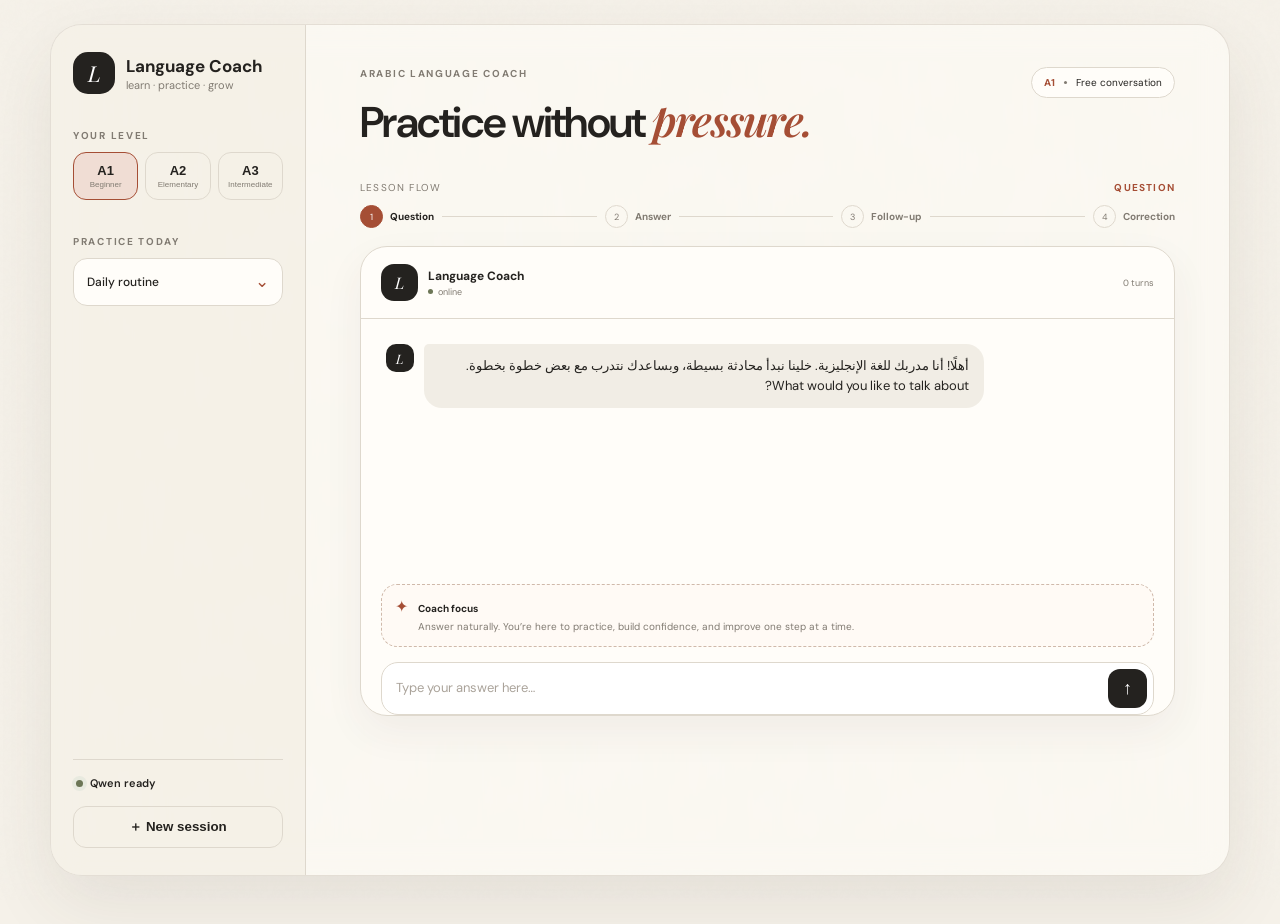
<file: capstone/UI/index.html>
<!doctype html>
<html lang="en">
<head>
  <meta charset="UTF-8" />
  <meta name="viewport" content="width=device-width, initial-scale=1.0" />
  <title>Language Coach</title>
  <link rel="preconnect" href="https://fonts.googleapis.com">
  <link rel="preconnect" href="https://fonts.gstatic.com" crossorigin>
  <link href="https://fonts.googleapis.com/css2?family=DM+Sans:wght@400;500;600;700&family=Playfair+Display:ital,wght@1,600&display=swap" rel="stylesheet">
  <link rel="stylesheet" href="style.css" />
</head>
<body>
  <div class="noise"></div>
  <main class="app-shell">
    <aside class="sidebar">
      <a class="brand" href="#" aria-label="Language Coach home">
        <span class="brand-mark">L</span>
        <span><strong>Language Coach</strong><small>learn · practice · grow</small></span>
      </a>

      <section class="setup-block">
        <p class="eyebrow">YOUR LEVEL</p>
        <div class="level-grid" id="levelGrid">
          <button class="level active" data-level="A1"><b>A1</b><span>Beginner</span></button>
          <button class="level" data-level="A2"><b>A2</b><span>Elementary</span></button>
          <button class="level" data-level="A3"><b>A3</b><span>Intermediate</span></button>
        </div>
      </section>

      <section class="setup-block">
        <p class="eyebrow">PRACTICE TODAY</p>
        <div class="topic-select-wrap">
          <select class="topic-select" id="topicSelect" aria-label="Practice topic">
            <option value="Daily routine">Daily routine</option>
            <option value="Travel">Travel</option>
            <option value="Shopping">Shopping</option>
            <option value="Work & study">Work &amp; study</option>
            <option value="Free conversation">Free conversation</option>
          </select>
          <span class="select-arrow">⌄</span>
        </div>
      </section>

      <div class="sidebar-bottom">
        <div class="model-card">
          <div class="status-line"><span class="live-dot"></span><span>Qwen ready</span></div>
        </div>
        <button class="new-chat" id="newChat">＋ New session</button>
      </div>
    </aside>

    <section class="workspace">
      <header class="topbar">
        <div>
          <p class="eyebrow">ARABIC LANGUAGE COACH</p>
          <h1>Practice without <em>pressure.</em></h1>
        </div>
        <div class="session-pill"><span id="levelPill">A1</span><i></i><span id="topicPill">Daily routine</span></div>
      </header>

      <div class="flow-wrap">
        <div class="flow-head"><span>Lesson flow</span><strong id="flowName">Question</strong></div>
        <div class="flow-track" id="flowTrack">
          <div class="flow-step active"><span>1</span><b>Question</b></div>
          <div class="line"></div>
          <div class="flow-step"><span>2</span><b>Answer</b></div>
          <div class="line"></div>
          <div class="flow-step"><span>3</span><b>Follow-up</b></div>
          <div class="line"></div>
          <div class="flow-step"><span>4</span><b>Correction</b></div>
        </div>
      </div>

      <section class="chat-card">
        <div class="chat-top">
          <div class="coach-id"><div class="avatar">L</div><div><b>Language Coach</b><span><i></i> online</span></div></div>
          <div class="turns"><span id="turnCount">0</span> turns</div>
        </div>

        <div class="messages" id="messages" aria-live="polite"></div>

        <div class="thinking hidden" id="thinking"><span></span><span></span><span></span><small>Coach is thinking</small></div>

        <div class="coach-focus" id="coachFocus">
          <span class="spark">✦</span>
          <div><b>Coach focus</b><p>Answer naturally. You’re here to practice, build confidence, and improve one step at a time.</p></div>
        </div>

        <form class="composer" id="composer">
          <textarea id="messageInput" rows="1" placeholder="Type your answer here…" aria-label="Your answer"></textarea>
          <button type="submit" id="sendButton" aria-label="Send">↑</button>
        </form>
      </section>
    </section>
  </main>
  <script src="script-v2.js?v=6"></script>
</body>
</html>
</file>
<file: capstone/UI/style.css>
:root{--ink:#24221f;--muted:#817b72;--paper:#f5f1e9;--card:#fffdf9;--line:#ded8cd;--accent:#a54e35;--accent-soft:#f0ddd4;--olive:#6c7656;--olive-soft:#e8eadf;--shadow:0 28px 70px rgba(71,55,40,.09)}*{box-sizing:border-box}body{margin:0;background:var(--paper);color:var(--ink);font-family:"DM Sans",sans-serif;min-height:100vh}.noise{position:fixed;inset:0;pointer-events:none;opacity:.18;background-image:url("data:image/svg+xml,%3Csvg viewBox='0 0 180 180' xmlns='http://www.w3.org/2000/svg'%3E%3Cfilter id='n'%3E%3CfeTurbulence type='fractalNoise' baseFrequency='.85' numOctaves='3' stitchTiles='stitch'/%3E%3C/filter%3E%3Crect width='100%25' height='100%25' filter='url(%23n)' opacity='.07'/%3E%3C/svg%3E")}.app-shell{width:min(1180px,calc(100% - 32px));margin:24px auto;display:grid;grid-template-columns:255px minmax(0,1fr);min-height:calc(100vh - 48px);background:rgba(255,253,249,.58);border:1px solid rgba(222,216,205,.8);border-radius:32px;overflow:hidden;box-shadow:var(--shadow);backdrop-filter:blur(14px)}.sidebar{padding:27px 22px;border-right:1px solid var(--line);display:flex;flex-direction:column;background:rgba(239,233,222,.5)}.brand{display:flex;align-items:center;gap:11px;color:inherit;text-decoration:none}.brand-mark{width:42px;height:42px;display:grid;place-items:center;border-radius:15px;background:var(--ink);color:#fff;font-family:"Playfair Display",serif;font-size:22px;font-style:italic}.brand strong,.brand small{display:block}.brand strong{font-size:17px}.brand small{font-size:11px;color:var(--muted);margin-top:1px}.setup-block{margin-top:35px}.eyebrow{margin:0 0 10px;font-size:10px;letter-spacing:.17em;font-weight:700;color:var(--muted)}.level-grid{display:grid;grid-template-columns:repeat(3,1fr);gap:7px}.level{border:1px solid var(--line);background:transparent;border-radius:13px;padding:10px 3px;cursor:pointer;color:var(--ink);transition:.2s}.level b,.level span{display:block}.level b{font-size:13px}.level span{font-size:8px;color:var(--muted);margin-top:2px}.level:hover,.level.active{border-color:var(--accent);background:var(--accent-soft)}.topic-select-wrap{position:relative}.topic-select{width:100%;height:48px;appearance:none;-webkit-appearance:none;border:1px solid var(--line);background:var(--card);border-radius:14px;padding:0 38px 0 13px;color:var(--ink);font:500 12px "DM Sans";cursor:pointer;outline:none;transition:.2s}.topic-select:hover,.topic-select:focus{border-color:var(--accent);box-shadow:0 0 0 3px var(--accent-soft)}.select-arrow{position:absolute;right:14px;top:50%;transform:translateY(-55%);color:var(--accent);font-size:17px;pointer-events:none}.sidebar-bottom{margin-top:auto;padding-top:25px}.model-card{border-top:1px solid var(--line);padding:16px 3px}.status-line{font-size:11px;font-weight:600;display:flex;align-items:center;gap:7px}.live-dot{width:7px;height:7px;border-radius:50%;background:var(--olive);box-shadow:0 0 0 4px var(--olive-soft)}.model-card small{display:block;margin:5px 0 0 14px;color:var(--muted);font-size:9px}.new-chat{width:100%;height:42px;border:1px solid var(--line);border-radius:13px;background:transparent;color:var(--ink);cursor:pointer;font-weight:600}.workspace{padding:42px 54px 36px;min-width:0}.topbar{display:flex;align-items:flex-start;justify-content:space-between;gap:20px}.topbar h1{font-size:clamp(28px,4vw,43px);letter-spacing:-.04em;margin:0;font-weight:600}.topbar h1 em{font-family:"Playfair Display",serif;color:var(--accent);font-weight:600}.session-pill{display:flex;align-items:center;gap:9px;border:1px solid var(--line);border-radius:999px;padding:8px 12px;background:var(--card);font-size:10px;white-space:nowrap}.session-pill span:first-child{font-weight:700;color:var(--accent)}.session-pill i{width:3px;height:3px;background:var(--muted);border-radius:50%}.flow-wrap{margin:31px 0 18px}.flow-head{display:flex;justify-content:space-between;font-size:10px;color:var(--muted);text-transform:uppercase;letter-spacing:.12em}.flow-head strong{color:var(--accent)}.flow-track{display:flex;align-items:center;margin-top:11px}.flow-step{display:flex;align-items:center;gap:7px;color:var(--muted);font-size:10px;white-space:nowrap}.flow-step span{width:23px;height:23px;border:1px solid var(--line);border-radius:50%;display:grid;place-items:center;font-size:9px}.flow-step.active{color:var(--ink)}.flow-step.active span{background:var(--accent);border-color:var(--accent);color:white}.line{height:1px;background:var(--line);flex:1;margin:0 8px;min-width:12px}.chat-card{background:var(--card);border:1px solid var(--line);border-radius:27px;overflow:hidden;box-shadow:0 16px 40px rgba(73,58,43,.06)}.chat-top{padding:17px 20px;border-bottom:1px solid var(--line);display:flex;justify-content:space-between;align-items:center}.coach-id{display:flex;align-items:center;gap:10px}.avatar{width:37px;height:37px;border-radius:13px;background:var(--ink);color:#fff;display:grid;place-items:center;font-family:"Playfair Display",serif;font-style:italic}.coach-id b{font-size:12px;display:block}.coach-id span{font-size:9px;color:var(--muted);display:flex;align-items:center;gap:5px;margin-top:2px}.coach-id span i{width:5px;height:5px;background:var(--olive);border-radius:50%}.turns{font-size:9px;color:var(--muted)}.messages{padding:25px 25px 12px;min-height:260px;max-height:410px;overflow:auto}.message{display:flex;gap:10px;margin-bottom:18px}.message.user{justify-content:flex-end}.bubble{max-width:min(78%,560px);padding:12px 15px;border-radius:18px;font-size:13px;line-height:1.55}.assistant .bubble{background:#f1ede5;border-top-left-radius:5px}.user .bubble{background:var(--accent);color:#fff;border-top-right-radius:5px}.mini-avatar{width:28px;height:28px;border-radius:10px;display:grid;place-items:center;background:var(--ink);color:white;font:italic 13px "Playfair Display",serif;flex:0 0 auto}.thinking{display:flex;align-items:center;gap:4px;margin:0 25px 14px;color:var(--muted)}.thinking.hidden{display:none}.thinking>span{width:5px;height:5px;border-radius:50%;background:var(--muted);animation:bounce 1s infinite}.thinking>span:nth-child(2){animation-delay:.15s}.thinking>span:nth-child(3){animation-delay:.3s}.thinking small{margin-left:5px;font-size:9px}@keyframes bounce{50%{transform:translateY(-3px);opacity:.45}}.coach-focus{margin:5px 20px 15px;border:1px dashed #cfb9aa;border-radius:16px;padding:11px 13px;display:flex;gap:10px;background:#fffaf5}.spark{color:var(--accent)}.coach-focus b{font-size:10px}.coach-focus p{margin:3px 0 0;color:var(--muted);font-size:10px;line-height:1.45}.composer{margin:0 20px;display:flex;align-items:flex-end;gap:9px;border:1px solid var(--line);border-radius:17px;padding:6px 6px 6px 14px;background:#fff}.composer textarea{border:0;outline:0;resize:none;min-height:38px;max-height:110px;flex:1;padding:9px 0;background:transparent;font:13px "DM Sans";color:var(--ink)}.composer textarea::placeholder{color:#aaa39a}.composer button{width:39px;height:39px;border:0;border-radius:12px;background:var(--ink);color:white;font-size:18px;cursor:pointer}.composer button:disabled{opacity:.45}.composer-meta{padding:8px 23px 17px;display:flex;justify-content:space-between;gap:10px;font-size:8px;color:var(--muted)}@media(max-width:780px){.app-shell{grid-template-columns:1fr;margin:10px auto;width:calc(100% - 20px);border-radius:24px}.sidebar{border-right:0;border-bottom:1px solid var(--line)}.sidebar-bottom{margin-top:22px}.workspace{padding:28px 18px}.topbar{display:block}.session-pill{display:inline-flex;margin-top:15px}.flow-step b{display:none}.messages{min-height:230px}.bubble{max-width:88%}.composer-meta span:last-child{display:none}}@media(prefers-reduced-motion:reduce){*{scroll-behavior:auto!important}.thinking>span{animation:none}}
</file>
